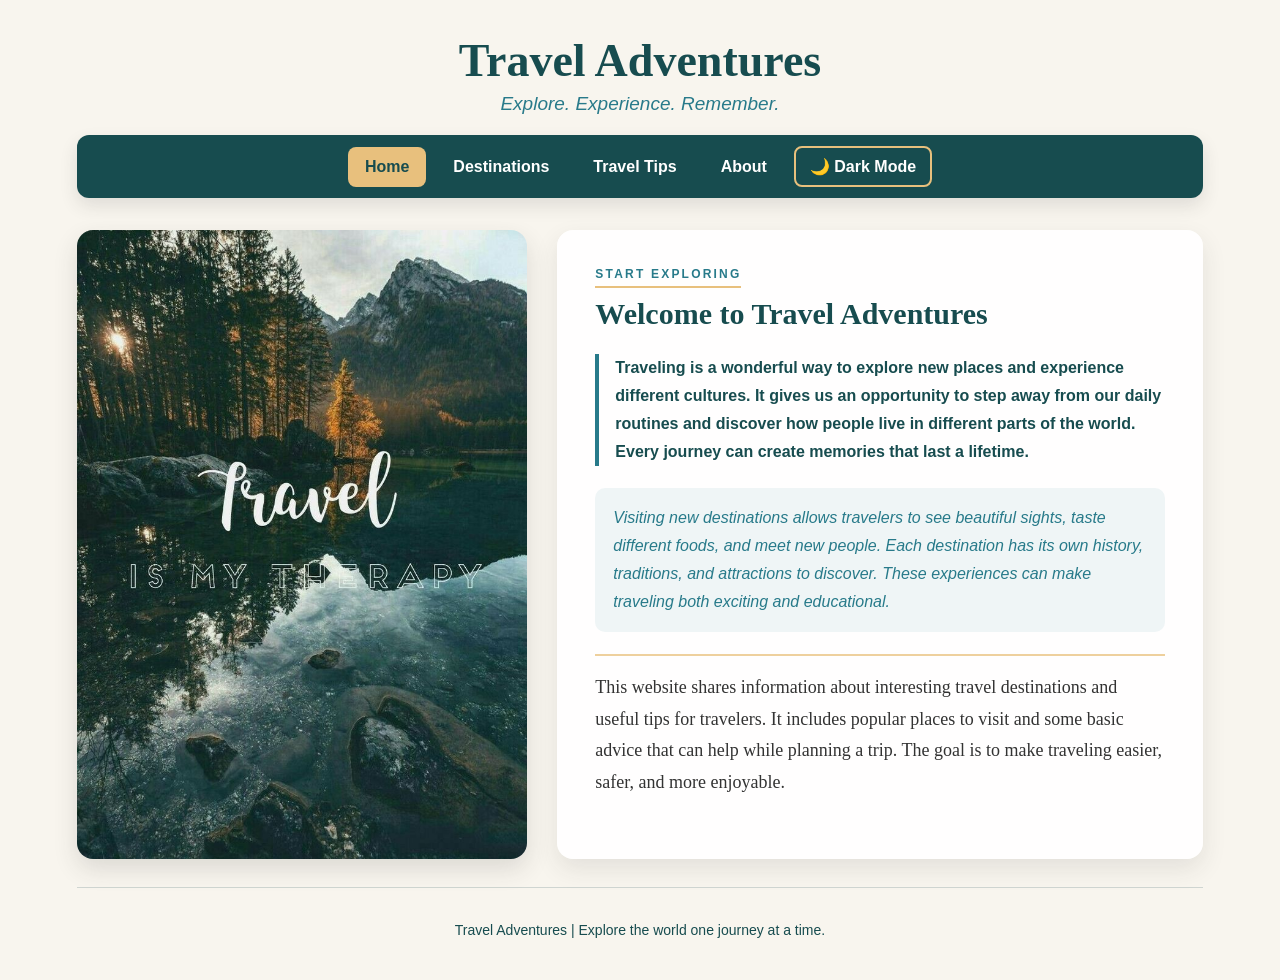
<file: index.html>
<!DOCTYPE html>
<html lang="en">
    <head>
        <meta charset="UTF-8">
        <meta name="viewport"
            content="width=device-width, initial-scale=1.0">
        <!-- Title shown in the browser tab -->
        <title>Travel Adventures | Home</title>
        <!-- Link to the external stylesheet -->
        <link rel="stylesheet" href="style.css">
        <!-- Apply the saved theme before rendering to avoid a bright flash. -->
        <script>
            try {
                if (localStorage.getItem('website_theme') === 'dark_mode') {
                    document.documentElement.classList.add('theme-preload-dark');
                }
            } catch (error) { /* Storage can be unavailable in private contexts. */ }
        </script>
    </head>
    <body>
        <div class="container">
            <!-- Website header -->
            <header class="header">
                <h1>Travel Adventures</h1>
                <p class="subtitle">
                    Explore. Experience. Remember.
                </p>
            </header>
            <!-- Flexbox navigation section -->
            <nav class="navigation">
                <a class="active" href="index.html">
                    Home
                </a>
                <a href="destinations.html">
                    Destinations
                </a>
                <a href="tips.html">
                    Travel Tips
                </a>
                <a href="about.html">
                    About
                </a>
                <!-- Accessible theme switch shared by all website pages. -->
                <button id="theme_toggler" class="theme-toggle" type="button"
                    aria-label="Switch to dark mode" aria-pressed="false">🌙 Dark Mode</button>
            </nav>
            <main>
                <!--
                    FLEXBOX CONTENT LAYOUT
                    The travel image and welcome content are
                    positioned side by side using Flexbox.
                -->
                <section class="page-layout">
                    <!-- Main travel image -->
                    <img
                        class="page-image home-image"
                        src="images/travel.jpg"
                        alt="Forest and mountain scenery with a travel quote">
                    <!-- Main written content -->
                    <div class="content-card">
                        <p class="section-label">
                            Start Exploring
                        </p>
                        <h2>
                            Welcome to Travel Adventures
                        </h2>
                        <!-- First paragraph -->
                        <p class="paragraph-one">
                            Traveling is a wonderful way to explore new places
                            and experience different cultures. It gives us an
                            opportunity to step away from our daily routines
                            and discover how people live in different parts
                            of the world. Every journey can create memories
                            that last a lifetime.
                        </p>
                        <!-- Second paragraph -->
                        <p class="paragraph-two">
                            Visiting new destinations allows travelers to see
                            beautiful sights, taste different foods, and meet
                            new people. Each destination has its own history,
                            traditions, and attractions to discover. These
                            experiences can make traveling both exciting and
                            educational.
                        </p>
                        <!-- Third paragraph -->
                        <p class="paragraph-three">
                            This website shares information about interesting
                            travel destinations and useful tips for travelers.
                            It includes popular places to visit and some basic
                            advice that can help while planning a trip. The goal
                            is to make traveling easier, safer, and more enjoyable.
                        </p>
                    </div>
                </section>
            </main>
            <!-- Footer -->
            <footer class="footer">
                <p>
                    Travel Adventures |
                    Explore the world one journey at a time.
                </p>
            </footer>
        </div>
        <!-- Vanilla JavaScript handles theme switching and saving preferences. -->
        <script src="theme.js" defer></script>
    </body>
</html>
</file>
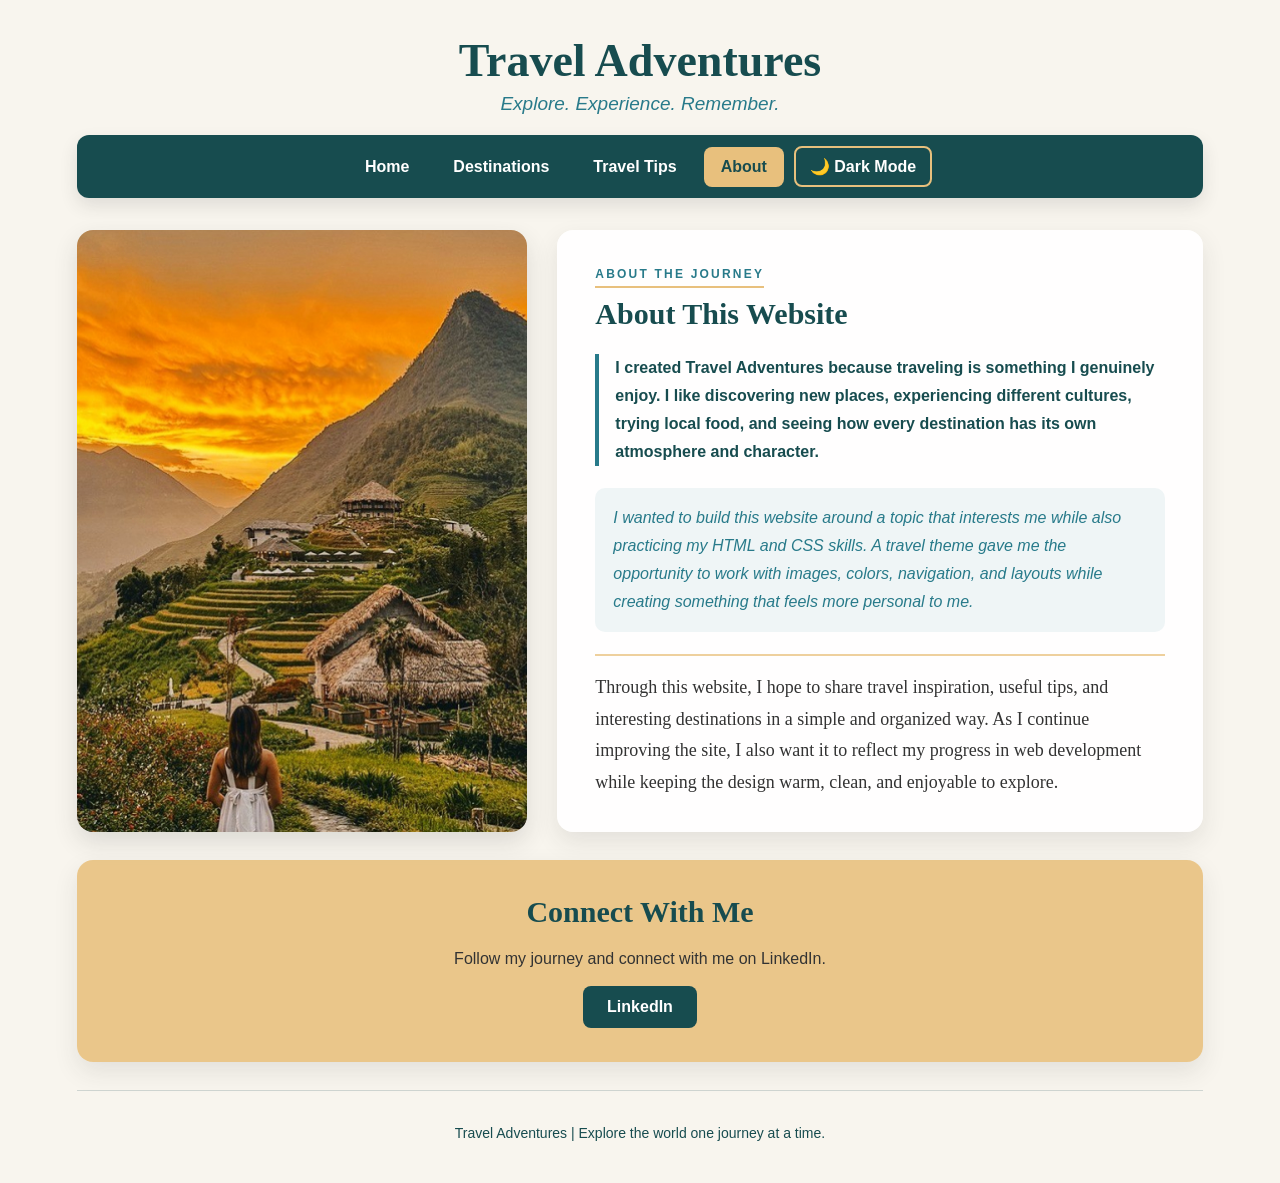
<file: about.html>
<!DOCTYPE html>
<html lang="en">
    <head>
        <meta charset="UTF-8">
        <meta name="viewport"
            content="width=device-width, initial-scale=1.0">
        <!-- Title shown in browser tab -->
        <title>Travel Adventures | About</title>
        <!-- Link to external stylesheet -->
        <link rel="stylesheet" href="style.css">
        <!-- Apply the saved theme before rendering to avoid a bright flash. -->
        <script>
            try {
                if (localStorage.getItem('website_theme') === 'dark_mode') {
                    document.documentElement.classList.add('theme-preload-dark');
                }
            } catch (error) { /* Storage can be unavailable in private contexts. */ }
        </script>
    </head>
    <body>
        <div class="container">
            <!-- Website header -->
            <header class="header">
                <h1>Travel Adventures</h1>
                <p class="subtitle">
                    Explore. Experience. Remember.
                </p>
            </header>
            <!-- Flexbox navigation -->
            <nav class="navigation">
                <a href="index.html">
                    Home
                </a>
                <a href="destinations.html">
                    Destinations
                </a>
                <a href="tips.html">
                    Travel Tips
                </a>
                <a class="active"
                href="about.html">
                    About
                </a>
                <!-- Accessible theme switch shared by all website pages. -->
                <button id="theme_toggler" class="theme-toggle" type="button"
                    aria-label="Switch to dark mode" aria-pressed="false">🌙 Dark Mode</button>
            </nav>
            <main>
                <!--
                    FLEXBOX ABOUT PAGE LAYOUT
                    The image and About content are displayed
                    side by side using Flexbox.
                -->
                <section class="page-layout">
                    <!-- About travel image -->
                    <img
                        class="page-image"
                        src="images/about.jpg"
                        alt="Traveler overlooking a mountain landscape">
                    <!-- About content -->
                    <div class="content-card">
                        <p class="section-label">
                            About the Journey
                        </p>
                        <h2>
                            About This Website
                        </h2>
                        <!-- First paragraph explains why the site was created -->
                        <p class="paragraph-one">
                            I created Travel Adventures because traveling is
                            something I genuinely enjoy. I like discovering new
                            places, experiencing different cultures, trying local
                            food, and seeing how every destination has its own
                            atmosphere and character.
                        </p>
                        <!-- Second paragraph explains the motivation -->
                        <p class="paragraph-two">
                            I wanted to build this website around a topic that
                            interests me while also practicing my HTML and CSS
                            skills. A travel theme gave me the opportunity to work
                            with images, colors, navigation, and layouts while
                            creating something that feels more personal to me.
                        </p>
                        <!-- Third paragraph explains the purpose -->
                        <p class="paragraph-three">
                            Through this website, I hope to share travel
                            inspiration, useful tips, and interesting destinations
                            in a simple and organized way. As I continue improving
                            the site, I also want it to reflect my progress in web
                            development while keeping the design warm, clean, and
                            enjoyable to explore.
                        </p>
                    </div>
                </section>
                <!-- Social media section -->
                <section class="social-section">
                    <h2>
                        Connect With Me
                    </h2>
                    <p>
                        Follow my journey and connect with me on LinkedIn.
                    </p>
                    <!-- LinkedIn profile link -->
                    <a
                        class="social-button"
                        href="https://www.linkedin.com/in/akshitha-sainath-sanagarapu-21862526a"
                        target="_blank"
                        rel="noopener noreferrer">

                        LinkedIn
                    </a>
                </section>
            </main>
            <!-- Footer -->
            <footer class="footer">
                <p>
                    Travel Adventures |
                    Explore the world one journey at a time.
                </p>
            </footer>
        </div>
        <!-- Vanilla JavaScript handles theme switching and saving preferences. -->
        <script src="theme.js" defer></script>
    </body>
</html>
</file>
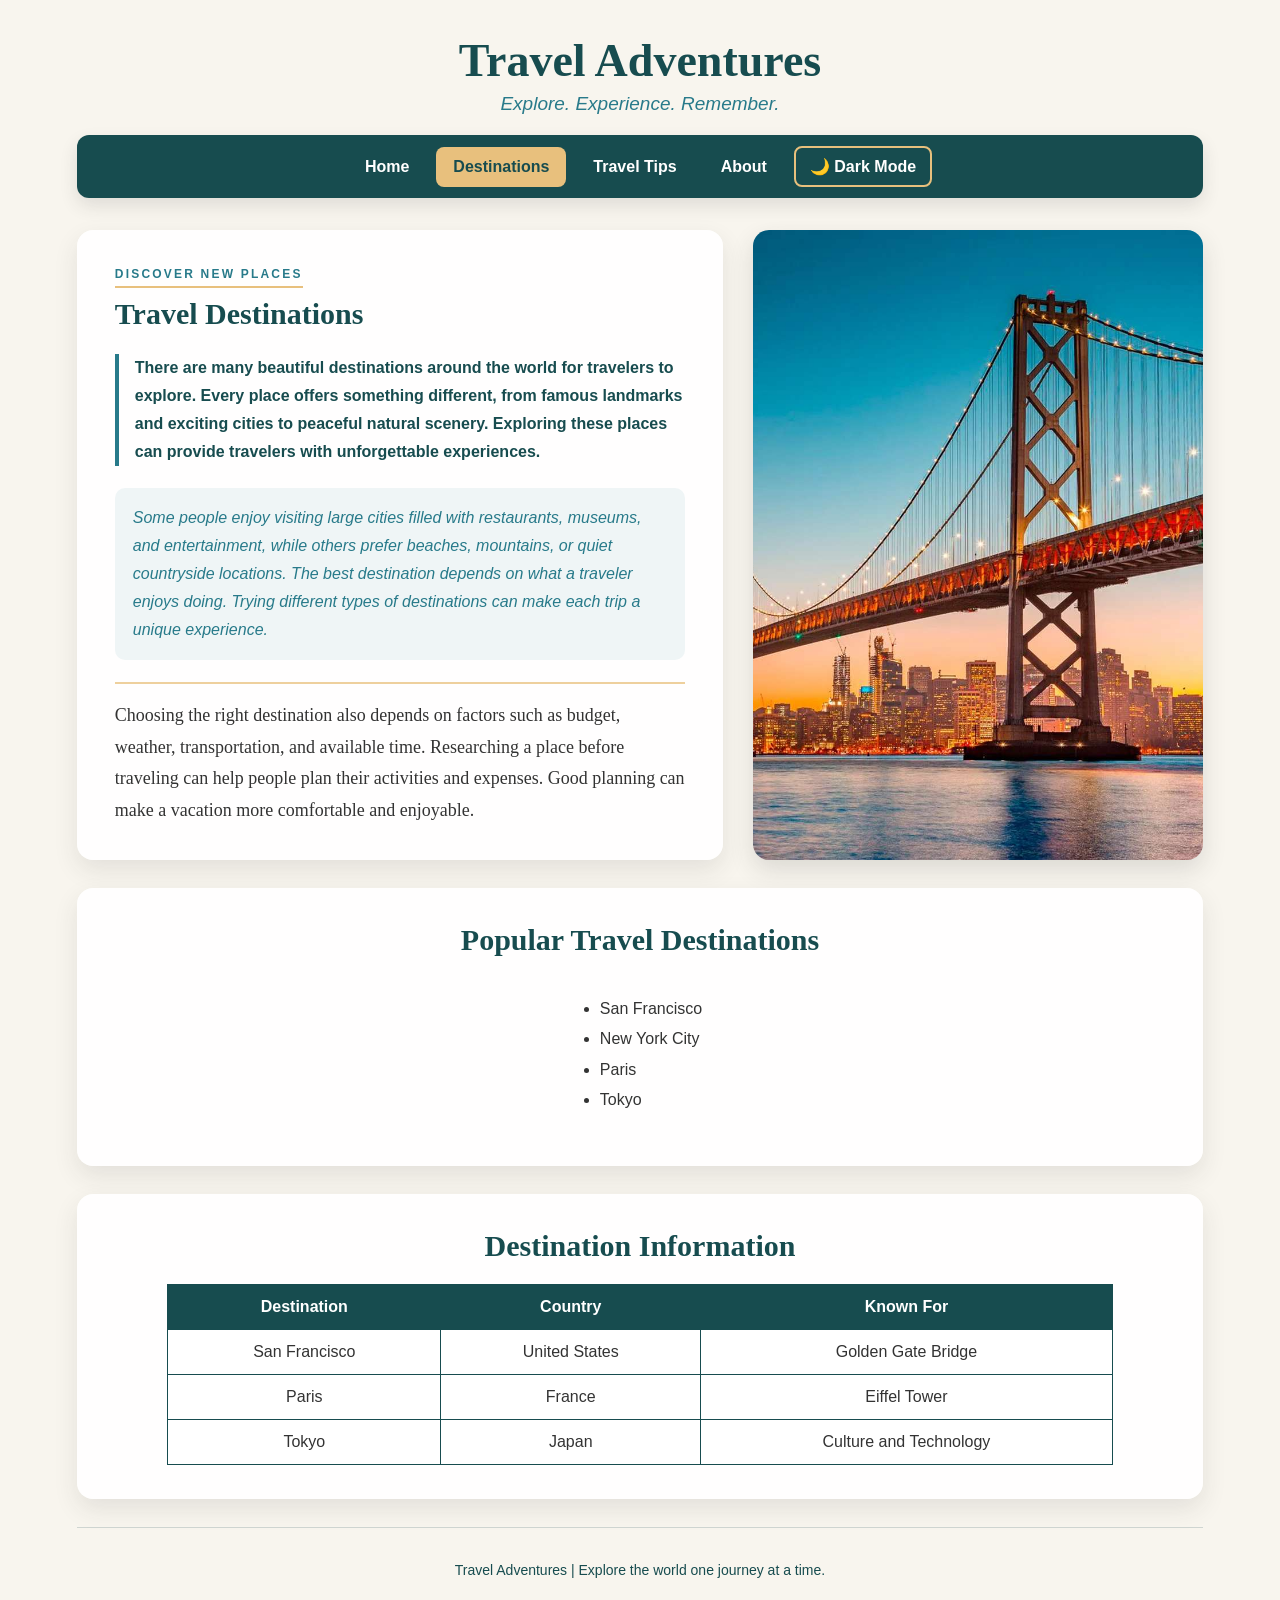
<file: destinations.html>
<!DOCTYPE html>
<html lang="en">
    <head>
        <meta charset="UTF-8">
        <meta name="viewport"
            content="width=device-width, initial-scale=1.0">
        <!-- Title shown in the browser tab -->
        <title>Travel Adventures | Destinations</title>
        <!-- Link to external stylesheet -->
        <link rel="stylesheet" href="style.css">
        <!-- Apply the saved theme before rendering to avoid a bright flash. -->
        <script>
            try {
                if (localStorage.getItem('website_theme') === 'dark_mode') {
                    document.documentElement.classList.add('theme-preload-dark');
                }
            } catch (error) { /* Storage can be unavailable in private contexts. */ }
        </script>
    </head>
    <body>
        <div class="container">
            <!-- Website header -->
            <header class="header">
                <h1>Travel Adventures</h1>
                <p class="subtitle">
                    Explore. Experience. Remember.
                </p>
            </header>
            <!-- Flexbox navigation -->
            <nav class="navigation">
                <a href="index.html">
                    Home
                </a>
                <a class="active"
                href="destinations.html">
                    Destinations
                </a>
                <a href="tips.html">
                    Travel Tips
                </a>
                <a href="about.html">
                    About
                </a>
                <!-- Accessible theme switch shared by all website pages. -->
                <button id="theme_toggler" class="theme-toggle" type="button"
                    aria-label="Switch to dark mode" aria-pressed="false">🌙 Dark Mode</button>
            </nav>
            <main>
                <!--
                    FLEXBOX CONTENT LAYOUT
                    The image-right class reverses the Flexbox
                    direction so the image appears on the right.
                -->
                <section class="page-layout image-right">
                    <!-- San Francisco image -->
                    <img
                        class="page-image destination-image"
                        src="images/destinations.jpg"
                        alt="San Francisco Bay Bridge and city skyline">
                    <!-- Destination content -->
                    <div class="content-card">
                        <p class="section-label">
                            Discover New Places
                        </p>
                        <h2>
                            Travel Destinations
                        </h2>
                        <!-- First paragraph -->
                        <p class="paragraph-one">
                            There are many beautiful destinations around the
                            world for travelers to explore. Every place offers
                            something different, from famous landmarks and
                            exciting cities to peaceful natural scenery.
                            Exploring these places can provide travelers with
                            unforgettable experiences.
                        </p>
                        <!-- Second paragraph -->
                        <p class="paragraph-two">
                            Some people enjoy visiting large cities filled with
                            restaurants, museums, and entertainment, while others
                            prefer beaches, mountains, or quiet countryside
                            locations. The best destination depends on what a
                            traveler enjoys doing. Trying different types of
                            destinations can make each trip a unique experience.
                        </p>
                        <!-- Third paragraph -->
                        <p class="paragraph-three">
                            Choosing the right destination also depends on factors
                            such as budget, weather, transportation, and available
                            time. Researching a place before traveling can help
                            people plan their activities and expenses. Good
                            planning can make a vacation more comfortable and
                            enjoyable.
                        </p>
                    </div>
                </section>
                <!-- Bulleted list section -->
                <section class="content-card full-card">
                    <h2>
                        Popular Travel Destinations
                    </h2>
                    <ul class="destination-list">
                        <li>San Francisco</li>
                        <li>New York City</li>
                        <li>Paris</li>
                        <li>Tokyo</li>
                    </ul>
                </section>
                <!-- Destination table section -->
                <section class="content-card full-card">
                    <h2>
                        Destination Information
                    </h2>
                    <div class="table-wrapper">
                        <table>
                            <thead>
                                <tr>
                                    <th>Destination</th>
                                    <th>Country</th>
                                    <th>Known For</th>
                                </tr>
                            </thead>
                            <tbody>
                                <tr>
                                    <td>San Francisco</td>
                                    <td>United States</td>
                                    <td>Golden Gate Bridge</td>
                                </tr>
                                <tr>
                                    <td>Paris</td>
                                    <td>France</td>
                                    <td>Eiffel Tower</td>
                                </tr>
                                <tr>
                                    <td>Tokyo</td>
                                    <td>Japan</td>
                                    <td>Culture and Technology</td>
                                </tr>
                            </tbody>
                        </table>
                    </div>
                </section>
            </main>
            <!-- Footer -->
            <footer class="footer">
                <p>
                    Travel Adventures |
                    Explore the world one journey at a time.
                </p>
            </footer>
        </div>
        <!-- Vanilla JavaScript handles theme switching and saving preferences. -->
        <script src="theme.js" defer></script>
    </body>
</html>
</file>
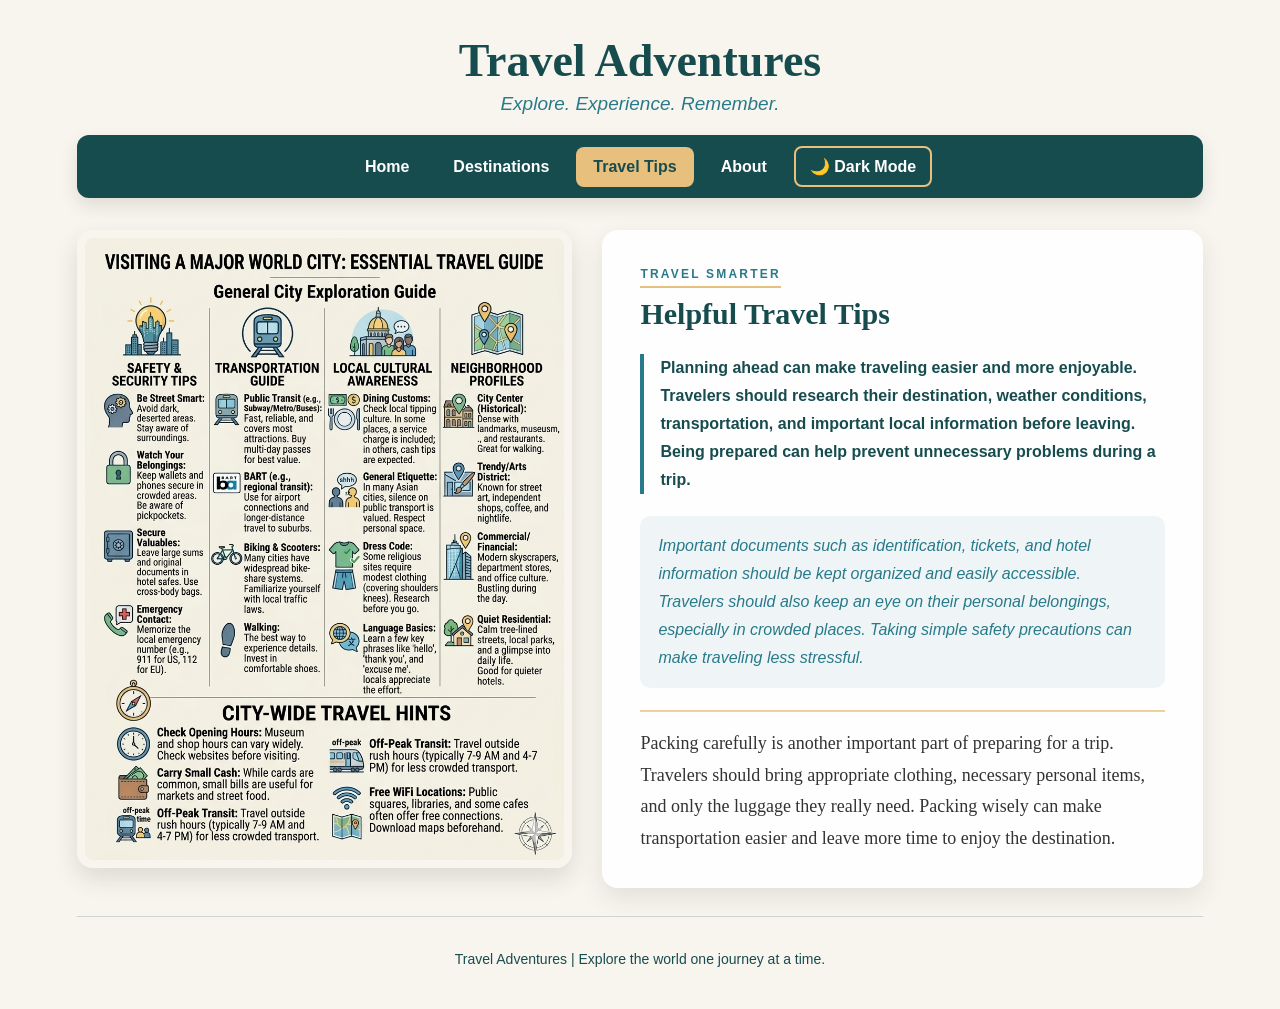
<file: tips.html>
<!DOCTYPE html>
<html lang="en">
    <head>
        <meta charset="UTF-8">
        <meta name="viewport"
            content="width=device-width, initial-scale=1.0">
        <!-- Title shown in browser tab -->
        <title>Travel Adventures | Travel Tips</title>
        <!-- Link to external stylesheet -->
        <link rel="stylesheet" href="style.css">
        <!-- Apply the saved theme before rendering to avoid a bright flash. -->
        <script>
            try {
                if (localStorage.getItem('website_theme') === 'dark_mode') {
                    document.documentElement.classList.add('theme-preload-dark');
                }
            } catch (error) { /* Storage can be unavailable in private contexts. */ }
        </script>
    </head>
    <body>
        <div class="container">
            <!-- Website header -->
            <header class="header">
                <h1>Travel Adventures</h1>
                <p class="subtitle">
                    Explore. Experience. Remember.
                </p>
            </header>
            <!-- Flexbox navigation -->
            <nav class="navigation">
                <a href="index.html">
                    Home
                </a>
                <a href="destinations.html">
                    Destinations
                </a>
                <a class="active"
                href="tips.html">
                    Travel Tips
                </a>
                <a href="about.html">
                    About
                </a>
                <!-- Accessible theme switch shared by all website pages. -->
                <button id="theme_toggler" class="theme-toggle" type="button"
                    aria-label="Switch to dark mode" aria-pressed="false">🌙 Dark Mode</button>
            </nav>
            <main>
                <!--
                    FLEXBOX CONTENT LAYOUT
                    The travel infographic and written content
                    are positioned side by side using Flexbox.
                -->
                <section class="page-layout">
                    <!-- Travel safety infographic -->
                    <img
                        class="page-image tips-image"
                        src="images/tips.jpg"
                        alt="Travel safety and travel tips infographic">
                    <!-- Travel tips content -->
                    <div class="content-card">
                        <p class="section-label">
                            Travel Smarter
                        </p>
                        <h2>
                            Helpful Travel Tips
                        </h2>
                        <!-- First paragraph -->
                        <p class="paragraph-one">
                            Planning ahead can make traveling easier and more
                            enjoyable. Travelers should research their destination,
                            weather conditions, transportation, and important local
                            information before leaving. Being prepared can help
                            prevent unnecessary problems during a trip.
                        </p>
                        <!-- Second paragraph -->
                        <p class="paragraph-two">
                            Important documents such as identification, tickets,
                            and hotel information should be kept organized and
                            easily accessible. Travelers should also keep an eye
                            on their personal belongings, especially in crowded
                            places. Taking simple safety precautions can make
                            traveling less stressful.
                        </p>
                        <!-- Third paragraph -->
                        <p class="paragraph-three">
                            Packing carefully is another important part of
                            preparing for a trip. Travelers should bring
                            appropriate clothing, necessary personal items,
                            and only the luggage they really need. Packing wisely
                            can make transportation easier and leave more time
                            to enjoy the destination.
                        </p>
                    </div>
                </section>
            </main>
            <!-- Footer -->
            <footer class="footer">
                <p>
                    Travel Adventures |
                    Explore the world one journey at a time.
                </p>
            </footer>
        </div>
        <!-- Vanilla JavaScript handles theme switching and saving preferences. -->
        <script src="theme.js" defer></script>
    </body>
</html>
</file>
<file: style.css>
/* Shared light-theme color variables. Every page uses these values. */
:root {
    color-scheme: light;
    --page-bg: #F8F5EE;
    --text-color: #333333;
    --heading-color: #174C4F;
    --secondary-color: #287A8A;
    --nav-bg: #174C4F;
    --nav-text: #FFFFFF;
    --accent-color: #E8C07D;
    --active-text: #174C4F;
    --card-bg: rgba(255, 255, 255, 0.90);
    --table-bg: rgba(255, 255, 255, 0.88);
    --social-bg: rgba(232, 192, 125, 0.88);
    --note-bg: rgba(40, 122, 138, 0.07);
    --tips-bg: rgba(248, 245, 238, 0.90);
    --overlay-top: rgba(248, 245, 238, 0.72);
    --overlay-bottom: rgba(248, 245, 238, 0.82);
    --footer-border: rgba(23, 76, 79, 0.18);
}

/* Alternate palette: changing this class changes every page's colors. */
body.dark_mode,
html.theme-preload-dark body {
    color-scheme: dark;
    --page-bg: #101b22;
    --text-color: #e6edf2;
    --heading-color: #a5e3df;
    --secondary-color: #89d5e3;
    --nav-bg: #102c37;
    --nav-text: #f7fafc;
    --accent-color: #f0c77f;
    --active-text: #13252c;
    --card-bg: rgba(25, 40, 50, 0.95);
    --table-bg: rgba(29, 49, 61, 0.94);
    --social-bg: rgba(57, 67, 67, 0.96);
    --note-bg: rgba(81, 163, 176, 0.14);
    --tips-bg: rgba(240, 243, 240, 0.94);
    --overlay-top: rgba(9, 19, 27, 0.83);
    --overlay-bottom: rgba(9, 19, 27, 0.92);
    --footer-border: rgba(165, 227, 223, 0.25);
}

/* TRAVEL ADVENTURES COLOR PALETTE
   Deep Teal:   var(--heading-color)
   Ocean Blue:  var(--secondary-color)
   Warm Sand:   var(--accent-color)
   Soft Cream:  var(--page-bg)
   White:       #FFFFFF
   Dark Gray:   var(--text-color)
   This palette creates a calm, warm, travel-inspired design.*/
/* GENERAL PAGE STYLING */
* 
{
    box-sizing: border-box;
}
html 
{
    scroll-behavior: smooth;
}
body 
{
    margin: 0;
    color: var(--text-color);
    font-family: Arial, Helvetica, sans-serif;
    background-color: var(--page-bg);
    position: relative;
}
/* Adds a travel-themed background image.
   A transparent cream overlay keeps the page readable
   while allowing the hot-air-balloon image to remain visible. */
body::before 
{
    content: "";
    position: fixed;
    inset: 0;
    background-image:
        linear-gradient
        (
            var(--overlay-top),
            var(--overlay-bottom)
        ),
        url("images/background.jpg");
    background-size: cover;
    background-position: center;
    background-repeat: no-repeat;
    background-attachment: fixed;
    z-index: -1;
}
/* Centers the website and limits its width */
.container 
{
    width: 88%;
    max-width: 1180px;
    margin: auto;
}
/* HEADER */
.header 
{
    text-align: center;
    padding: 34px 20px 20px;
}
h1 
{
    color: var(--heading-color);
    font-family: Georgia, serif;
    font-size: 46px;
    margin: 0 0 6px;
}
.subtitle 
{
    color: var(--secondary-color);
    font-size: 19px;
    font-style: italic;
    margin: 0;
}
/* FLEXBOX NAVIGATION
   Flexbox arranges navigation links horizontally.
   This applies concepts learned in the CSS Essentials course. */
.navigation 
{
    display: flex;
    justify-content: center;
    align-items: center;
    flex-wrap: wrap;
    gap: 10px;
    background-color: var(--nav-bg);
    padding: 11px 18px;
    margin-bottom: 32px;
    border-radius: 12px;
    box-shadow:
        0 8px 18px rgba(51, 51, 51, 0.12);
}
.navigation a 
{
    color: var(--nav-text);
    text-decoration: none;
    font-weight: bold;
    padding: 11px 17px;
    border-radius: 8px;
    transition:
        background-color 0.25s ease,
        color 0.25s ease,
        transform 0.25s ease;
}
.navigation a:hover 
{
    background-color: var(--secondary-color);
    color: var(--nav-text);
    transform: translateY(-1px);
}
/* Highlights the page currently being viewed */
.navigation a.active 
{
    background-color: var(--accent-color);
    color: var(--active-text);
}
/* FLEXBOX PAGE LAYOUT
   This is the main layout technique used for this assignment.
   Flexbox places an image and written content beside
   each other on larger screens. */
.page-layout 
{
    display: flex;
    align-items: stretch;
    gap: 30px;
    margin-bottom: 28px;
}
/* Reverses the layout when the image should appear
   on the right side */
.page-layout.image-right 
{
    flex-direction: row-reverse;
}
/* REGULAR PAGE IMAGES
   Regular photographs stretch to match the height of the
   content card beside them. This keeps the layout balanced
   and removes empty space below shorter images. */
.page-image:not(.tips-image) 
{
    width: 40%;
    height: auto;
    min-height: 0;
    max-height: none;
    object-fit: cover;
    object-position: center;
    align-self: stretch;
    border-radius: 16px;
    box-shadow:
        0 10px 24px rgba(51, 51, 51, 0.14);
}
/* Home image */
.home-image 
{
    object-position: center;
}
/* Destination image */
.destination-image 
{
    object-position: center;
}
/* TRAVEL TIPS INFOGRAPHIC
   The infographic keeps its natural aspect ratio so the
   entire image remains visible and nothing is cropped. */
.tips-image 
{
    width: 44%;
    height: auto;
    min-height: 0;
    max-height: none;
    object-fit: contain;
    object-position: top center;
    display: block;
    align-self: flex-start;
    background-color: var(--tips-bg);
    padding: 8px;
    border-radius: 16px;
    box-shadow:
        0 10px 24px rgba(51, 51, 51, 0.14);
}
/* The written Travel Tips card uses the remaining width */
.tips-image + .content-card 
{
    width: 56%;
}
/* CONTENT CARDS */
.content-card 
{
    width: 60%;
    background-color: var(--card-bg);
    padding: 34px 38px;
    margin: 0;
    border-radius: 16px;
    box-shadow:
        0 10px 24px rgba(51, 51, 51, 0.10);
    backdrop-filter: blur(3px);
}
/* Used for sections that span the full page width */
.full-card 
{
    width: 100%;
    margin-bottom: 28px;
    text-align: center;
}
/* SMALL SECTION LABEL */
.section-label 
{
    display: inline-block;
    color: var(--secondary-color);
    font-weight: bold;
    font-size: 12px;
    letter-spacing: 2.2px;
    text-transform: uppercase;
    margin: 0 0 8px;
    padding-bottom: 5px;
    border-bottom: 2px solid var(--accent-color);
}
/* HEADINGS */
h2 
{
    color: var(--heading-color);
    font-family: Georgia, serif;
    font-size: 30px;
    line-height: 1.2;
    margin-top: 0;
    margin-bottom: 20px;
}
/* DIFFERENT PARAGRAPH STYLES
   Each paragraph has a different visual treatment while
   keeping the page cohesive and easy to read. */
/* Paragraph one uses a teal accent line */
.paragraph-one 
{
    color: var(--heading-color);
    font-weight: 600;
    line-height: 1.75;
    text-align: left;
    border-left: 4px solid var(--secondary-color);
    padding-left: 16px;
    margin: 22px 0;
}
/* Paragraph two uses a soft highlighted note style */
.paragraph-two 
{
    color: var(--secondary-color);
    font-style: italic;
    line-height: 1.75;
    text-align: left;
    background-color: var(--note-bg);
    padding: 16px 18px;
    border-radius: 10px;
    margin: 22px 0;
}
/* Paragraph three uses a serif font and warm accent */
.paragraph-three 
{
    color: var(--text-color);
    font-family: Georgia, serif;
    font-size: 18px;
    line-height: 1.75;
    text-align: left;
    border-top: 2px solid rgba(232, 192, 125, 0.75);
    padding-top: 16px;
    margin: 22px 0 0;
}
/* DESTINATION LIST */
.destination-list 
{
    display: inline-block;
    text-align: left;
    line-height: 1.9;
    padding-left: 22px;
}
/* DESTINATION TABLE */
.table-wrapper 
{
    overflow-x: auto;
}
table 
{
    width: 90%;
    margin: auto;
    border-collapse: collapse;
}
th, td 
{
    border: 1px solid var(--heading-color);
    padding: 13px;
    text-align: center;
}
th 
{
    background-color: var(--nav-bg);
    color: var(--nav-text);
}
td 
{
    background-color: var(--table-bg);
}
/* SOCIAL MEDIA SECTION */
.social-section 
{
    text-align: center;
    background-color: var(--social-bg);
    padding: 34px;
    margin-bottom: 28px;
    border-radius: 16px;
    box-shadow:
        0 10px 24px rgba(51, 51, 51, 0.10);
    backdrop-filter: blur(2px);
}
.social-section p 
{
    margin-bottom: 18px;
}
.social-button 
{
    display: inline-block;
    background-color: var(--nav-bg);
    color: var(--nav-text);
    text-decoration: none;
    font-weight: bold;
    padding: 12px 24px;
    border-radius: 8px;
    transition:
        background-color 0.25s ease,
        transform 0.25s ease;
}
.social-button:hover 
{
    background-color: var(--secondary-color);
    transform: translateY(-2px);
}
/* FOOTER */
.footer 
{
    color: var(--heading-color);
    font-size: 14px;
    text-align: center;
    padding: 20px 10px 28px;
    border-top:
        1px solid var(--footer-border);
}
/* RESPONSIVE FLEXBOX LAYOUT
   On tablets and smaller screens, the horizontal Flexbox
   layout changes into vertically stacked content. */
@media (max-width: 820px) 
{
    .container 
    {
        width: 92%;
    }
    h1 
    {
        font-size: 38px;
    }
    .navigation 
    {
        gap: 5px;
    }
    .page-layout,
    .page-layout.image-right 
    {
        flex-direction: column;
    }
    /* Regular photographs become full width */
    .page-image:not(.tips-image) 
    {
        width: 100%;
        height: auto;
        min-height: 0;
        max-height: 500px;
        object-fit: cover;
    }
    /* Infographic keeps its natural height */
    .tips-image 
    {
        width: 100%;
        height: auto;
        min-height: 0;
        max-height: none;
        object-fit: contain;
        align-self: center;
    }
    .content-card, .tips-image + .content-card 
    {
        width: 100%;
    }
    .content-card 
    {
        padding: 28px;
    }
}
/* MOBILE PHONE LAYOUT */
@media (max-width: 520px) 
{
    h1 
    {
        font-size: 32px;
    }
    .subtitle 
    {
        font-size: 16px;
    }
    /* Navigation links stack vertically on small screens */
    .navigation 
    {
        flex-direction: column;
    }
    .navigation a 
    {
        width: 100%;
        text-align: center;
    }
    /* Keep the complete infographic visible */
    .tips-image 
    {
        width: 100%;
        height: auto;
        min-height: 0;
        max-height: none;
        object-fit: contain;
    }
    .content-card, .tips-image + .content-card 
    {
        width: 100%;
    }
    .content-card 
    {
        padding: 23px;
    }
    h2 
    {
        font-size: 26px;
    }
    .paragraph-three 
    {
        font-size: 17px;
    }
    table 
    {
        width: 100%;
    }
}
/* Theme toggle shares the navigation bar without changing existing links. */
.theme-toggle {
    cursor: pointer;
    border: 2px solid var(--accent-color);
    border-radius: 8px;
    background: transparent;
    color: var(--nav-text);
    font: inherit;
    font-weight: bold;
    padding: 9px 14px;
    transition: background-color 0.25s ease, color 0.25s ease;
}
.theme-toggle:hover, .theme-toggle:focus-visible {
    background: var(--accent-color);
    color: var(--active-text);
}
/* Smooth visual change while respecting reduced-motion preferences. */
@media (prefers-reduced-motion: no-preference) {
    body, .content-card, .social-section, td, .navigation, .theme-toggle {
        transition: background-color 0.25s ease, color 0.25s ease;
    }
}
@media (max-width: 520px) {
    .theme-toggle { width: 100%; }
}
</file>
